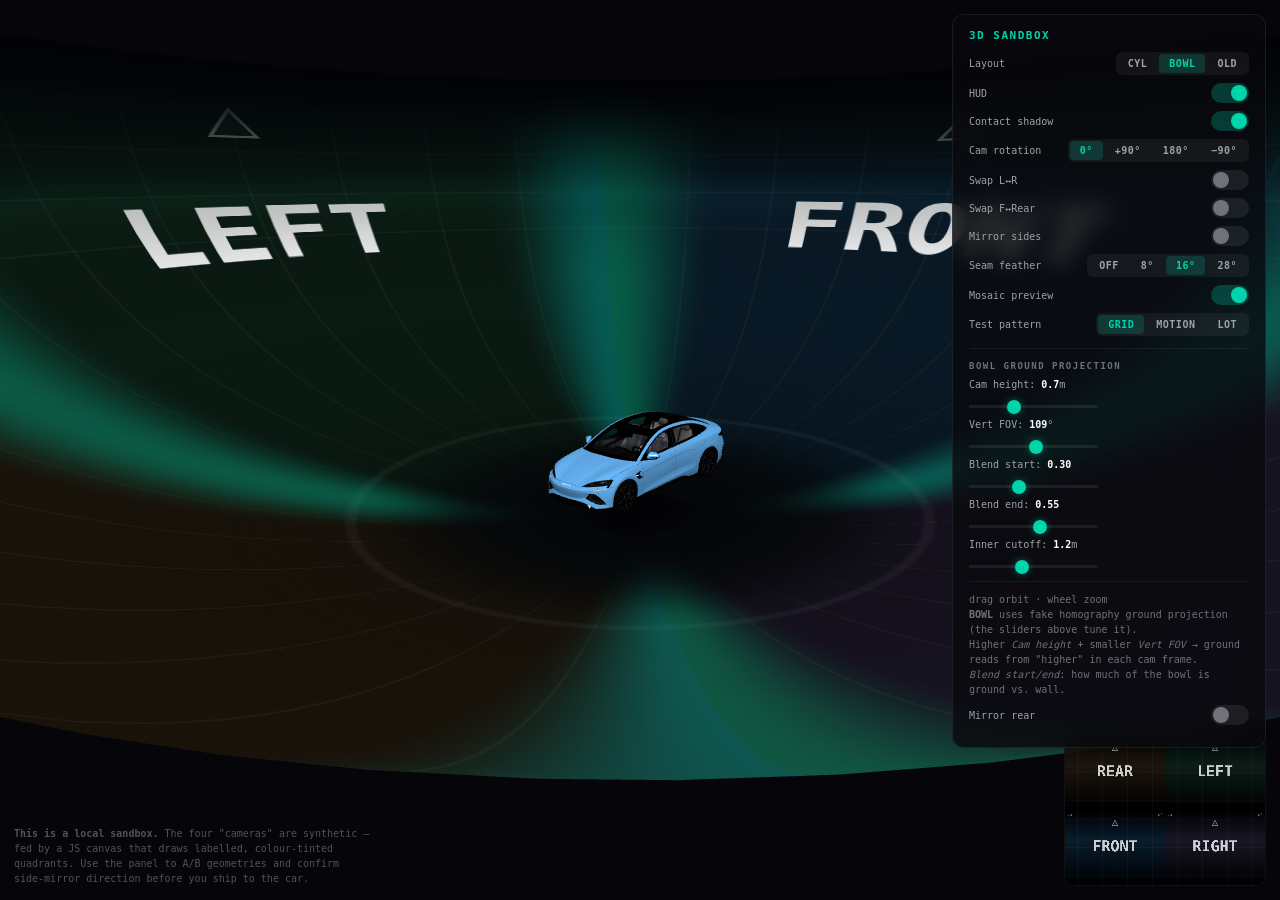
<file: app/src/main/assets/web/local/vehicle-control-3d-test.html>
<!DOCTYPE html>
<html lang="en">
<head>
<meta charset="UTF-8">
<meta name="viewport" content="width=device-width, initial-scale=1.0, viewport-fit=cover">
<title>3D Surround View — Local Sandbox</title>
<style>
    html, body {
        margin: 0; padding: 0; height: 100%; overflow: hidden;
        background: #0a0a0e; color: #e4e4e7;
        font-family: 'JetBrains Mono', ui-monospace, Menlo, monospace;
    }
    #stage { position: fixed; inset: 0; }
    #stage canvas { display: block; }

    .panel {
        position: fixed; top: 14px; right: 14px;
        width: 280px;
        padding: 14px 16px;
        background: rgba(10, 10, 14, 0.78);
        border: 1px solid rgba(255,255,255,0.08);
        border-radius: 12px;
        backdrop-filter: blur(12px);
        -webkit-backdrop-filter: blur(12px);
        z-index: 100;
        font-size: 11px;
    }
    .panel h2 {
        margin: 0 0 10px 0;
        font-size: 11px; font-weight: 700;
        letter-spacing: 1.5px; text-transform: uppercase;
        color: #00D4AA;
    }
    .panel-row {
        display: flex; align-items: center; justify-content: space-between;
        margin: 8px 0;
        gap: 10px;
    }
    .panel-row label { color: #a1a1aa; font-size: 10px; }
    .panel-row .val { color: #fff; font-weight: 700; }

    .toggle {
        position: relative;
        width: 38px; height: 20px;
        background: rgba(255,255,255,0.08);
        border-radius: 999px;
        cursor: pointer;
        transition: background .15s;
    }
    .toggle::after {
        content: '';
        position: absolute; left: 2px; top: 2px;
        width: 16px; height: 16px;
        background: #71717a;
        border-radius: 50%;
        transition: all .15s;
    }
    .toggle.on { background: rgba(0,212,170,0.25); }
    .toggle.on::after { left: 20px; background: #00D4AA; }

    .seg {
        display: inline-flex;
        background: rgba(255,255,255,0.05);
        border-radius: 6px;
        padding: 2px;
        gap: 2px;
    }
    .seg button {
        background: transparent; border: 0; cursor: pointer;
        color: #a1a1aa; padding: 4px 10px;
        font-family: inherit; font-size: 10px; font-weight: 700;
        letter-spacing: 0.5px;
        border-radius: 4px;
    }
    .seg button.on { background: rgba(0,212,170,0.18); color: #00D4AA; }

    .legend {
        margin-top: 10px;
        padding-top: 10px;
        border-top: 1px solid rgba(255,255,255,0.06);
        font-size: 10px; color: #71717a; line-height: 1.5;
    }

    .panel-section {
        margin-top: 12px;
        padding-top: 12px;
        border-top: 1px solid rgba(255,255,255,0.06);
    }
    .panel-section h3 {
        margin: 0 0 8px 0;
        font-size: 9px; font-weight: 700;
        letter-spacing: 1.5px; text-transform: uppercase;
        color: #71717a;
    }
    .slider {
        flex: 1;
        -webkit-appearance: none; appearance: none;
        height: 3px;
        border-radius: 2px;
        background: rgba(255,255,255,0.08);
        outline: none;
        margin: 0;
    }
    .slider::-webkit-slider-thumb {
        -webkit-appearance: none; appearance: none;
        width: 14px; height: 14px;
        border-radius: 50%;
        background: #00D4AA;
        cursor: pointer;
        box-shadow: 0 0 8px rgba(0,212,170,0.4);
    }
    .slider::-moz-range-thumb {
        width: 14px; height: 14px;
        border-radius: 50%;
        background: #00D4AA;
        cursor: pointer;
        border: 0;
    }
    .panel { max-height: 92vh; overflow-y: auto; }

    /* Hidden mosaic preview — show small thumbnail so you know
       what's being projected. Toggleable. */
    #mosaicPreview {
        position: fixed; bottom: 14px; right: 14px;
        width: 200px; height: 150px;
        border: 1px solid rgba(255,255,255,0.08);
        border-radius: 10px;
        background: #000;
        z-index: 90;
        pointer-events: none;
        opacity: 0.85;
    }
    #mosaicPreview.hidden { display: none; }
    #mosaicPreview canvas {
        width: 100%; height: 100%;
        border-radius: 9px;
    }

    .help {
        position: fixed; bottom: 14px; left: 14px;
        font-size: 10px; color: #52525b;
        max-width: 360px;
        line-height: 1.5;
    }
    .help kbd {
        display: inline-block;
        padding: 1px 5px;
        font-size: 9px;
        background: rgba(255,255,255,0.06);
        border: 1px solid rgba(255,255,255,0.08);
        border-radius: 3px;
        color: #a1a1aa;
    }
</style>

<!-- Reuse the production CSS so the HUD looks identical -->
<link rel="stylesheet" href="../shared/vehicle-control.css">
</head>
<body>

<!-- Three.js stage + the production HUD overlay -->
<div id="stage"></div>

<!-- Production HUD markup, copied from vehicle-control.html so the same
     CSS rules paint it. The sandbox JS toggles it and ticks the compass. -->
<div class="vc-surround-hud" id="surroundHud" style="display:none;">
    <button class="vc-surround-exit" id="btn3dExit" title="Exit 3D View">
        <svg viewBox="0 0 24 24" fill="none" stroke="currentColor" stroke-width="2"><polyline points="15 18 9 12 15 6"/></svg>
        <span>Exit</span>
    </button>
    <div class="vc-surround-live">
        <span class="vc-surround-live-dot"></span>
        <span>LIVE</span>
        <span class="vc-surround-live-sep">·</span>
        <span id="surroundFps">--</span>
    </div>
    <div class="vc-surround-compass" id="surroundCompass">
        <div class="vc-surround-compass-ring">
            <span class="cmp-tick cmp-f">F</span>
            <span class="cmp-tick cmp-r">R</span>
            <span class="cmp-tick cmp-b">B</span>
            <span class="cmp-tick cmp-l">L</span>
        </div>
        <div class="vc-surround-compass-needle"></div>
    </div>
</div>

<!-- Side panel: A/B controls -->
<div class="panel" id="panel">
    <h2>3D Sandbox</h2>
    <div class="panel-row">
        <label>Layout</label>
        <div class="seg" id="segGeom">
            <button data-geom="new">CYL</button>
            <button data-geom="bowl" class="on">BOWL</button>
            <button data-geom="old">OLD</button>
        </div>
    </div>
    <div class="panel-row">
        <label>HUD</label>
        <div class="toggle on" id="togHud" data-key="hud"></div>
    </div>
    <div class="panel-row">
        <label>Contact shadow</label>
        <div class="toggle on" id="togShadow" data-key="shadow"></div>
    </div>
    <div class="panel-row">
        <label>Cam rotation</label>
        <div class="seg" id="segRotate">
            <button data-rot="0" class="on">0°</button>
            <button data-rot="1">+90°</button>
            <button data-rot="2">180°</button>
            <button data-rot="3">−90°</button>
        </div>
    </div>
    <div class="panel-row">
        <label>Swap L↔R</label>
        <div class="toggle" id="togSwapLR" data-key="swapLR"></div>
    </div>
    <div class="panel-row">
        <label>Swap F↔Rear</label>
        <div class="toggle" id="togSwapFR" data-key="swapFR"></div>
    </div>
    <div class="panel-row">
        <label>Mirror sides</label>
        <div class="toggle" id="togMirror" data-key="mirror"></div>
    </div>
    <div class="panel-row">
        <label>Seam feather</label>
        <div class="seg" id="segFeather">
            <button data-feather="0">OFF</button>
            <button data-feather="0.08">8°</button>
            <button data-feather="0.18" class="on">16°</button>
            <button data-feather="0.30">28°</button>
        </div>
    </div>
    <div class="panel-row">
        <label>Mosaic preview</label>
        <div class="toggle on" id="togPreview" data-key="preview"></div>
    </div>
    <div class="panel-row">
        <label>Test pattern</label>
        <div class="seg" id="segPattern">
            <button data-pattern="grid" class="on">GRID</button>
            <button data-pattern="moving">MOTION</button>
            <button data-pattern="parking">LOT</button>
        </div>
    </div>

    <div class="panel-section" id="homographySection">
        <h3>Bowl ground projection</h3>
        <div class="panel-row">
            <label>Cam height: <span class="val" id="valCamHeight">0.7</span>m</label>
        </div>
        <input type="range" class="slider" id="rngCamHeight" min="0.3" max="1.5" step="0.05" value="0.7">
        <div class="panel-row" style="margin-top:8px;">
            <label>Vert FOV: <span class="val" id="valVfov">108</span>°</label>
        </div>
        <input type="range" class="slider" id="rngVfov" min="40" max="170" step="2" value="108">
        <div class="panel-row" style="margin-top:8px;">
            <label>Blend start: <span class="val" id="valBlendStart">0.30</span></label>
        </div>
        <input type="range" class="slider" id="rngBlendStart" min="0.0" max="0.8" step="0.02" value="0.30">
        <div class="panel-row" style="margin-top:8px;">
            <label>Blend end: <span class="val" id="valBlendEnd">0.55</span></label>
        </div>
        <input type="range" class="slider" id="rngBlendEnd" min="0.05" max="0.95" step="0.02" value="0.55">
        <div class="panel-row" style="margin-top:8px;">
            <label>Inner cutoff: <span class="val" id="valInner">1.2</span>m</label>
        </div>
        <input type="range" class="slider" id="rngInner" min="0.0" max="3.0" step="0.1" value="1.2">
    </div>

    <div class="legend">
        <div><kbd>drag</kbd> orbit · <kbd>wheel</kbd> zoom</div>
        <div><strong>BOWL</strong> uses fake homography ground projection (the sliders above tune it).</div>
        <div>Higher <em>Cam height</em> + smaller <em>Vert FOV</em> → ground reads from "higher" in each cam frame.</div>
        <div><em>Blend start/end</em>: how much of the bowl is ground vs. wall.</div>
    </div>
    <div class="panel-row">
        <label>Mirror rear</label>
        <div class="toggle" id="togMirrorRear" data-key="mirrorRear"></div>
    </div>
</div>

<!-- Mosaic preview thumbnail (so you can see what's being projected) -->
<div id="mosaicPreview"></div>

<div class="help">
    <strong>This is a local sandbox.</strong> The four "cameras" are synthetic — fed by a
    JS canvas that draws labelled, colour-tinted quadrants. Use the panel to A/B
    geometries and confirm side-mirror direction before you ship to the car.
</div>

<!-- Vendor scripts (same UMD globals the prod page uses) -->
<script src="../shared/vendor/three.min.js"></script>
<script src="../shared/vendor/OrbitControls.js"></script>
<script src="../shared/vendor/DRACOLoader.js"></script>
<script src="../shared/vendor/GLTFLoader.js"></script>

<script>
'use strict';

// ────────────────────────────────────────────────────────────────────────
// Synthetic mosaic generator
// Mirrors the production layout so the surround shader can sample it the
// same way it does live AVM video.
//
// Mosaic in the *production* path (after CanvasTexture flipY=true):
//   tex (0.0, 0.0) -> Front
//   tex (0.5, 0.0) -> Right
//   tex (0.0, 0.5) -> Rear
//   tex (0.5, 0.5) -> Left
//
// THREE.CanvasTexture flipY = true, so the canvas is drawn top-down but
// sampled bottom-up. To put "Front" at tex (0,0), we draw it at the
// BOTTOM-LEFT of the canvas. Same logic for the others.
// ────────────────────────────────────────────────────────────────────────
const SyntheticMosaic = (function() {
    const W = 1280, H = 960;
    const c = document.createElement('canvas');
    c.width = W; c.height = H;
    const cx = c.getContext('2d');
    let pattern = 'grid';
    let frame = 0;

    // Camera tints (so each quadrant is visually distinct)
    const TINTS = {
        front: '#0c2233',
        right: '#1f1a2c',
        rear:  '#221a0e',
        left:  '#0e2419'
    };

    function drawQuadrant(label, accent, x, y, w, h) {
        // Background tint
        const grd = cx.createLinearGradient(x, y, x, y + h);
        grd.addColorStop(0, '#000');
        grd.addColorStop(0.4, accent);
        grd.addColorStop(1, '#000');
        cx.fillStyle = grd;
        cx.fillRect(x, y, w, h);

        if (pattern === 'grid') {
            // Grid + crosshair so seam alignment is obvious
            cx.strokeStyle = 'rgba(255,255,255,0.08)';
            cx.lineWidth = 1;
            for (let i = 1; i < 8; i++) {
                cx.beginPath();
                cx.moveTo(x + (w/8)*i, y); cx.lineTo(x + (w/8)*i, y + h); cx.stroke();
                cx.beginPath();
                cx.moveTo(x, y + (h/8)*i); cx.lineTo(x + w, y + (h/8)*i); cx.stroke();
            }
        } else if (pattern === 'moving') {
            // A bright dot crossing the FOV — shows whether it disappears
            // at seams or blends through.
            const t = (frame * 0.012) % (Math.PI * 2);
            const px = x + w * (0.5 + 0.4 * Math.sin(t));
            const py = y + h * 0.7;
            cx.fillStyle = '#00D4AA';
            cx.beginPath(); cx.arc(px, py, 24, 0, Math.PI * 2); cx.fill();
            cx.shadowColor = '#00D4AA'; cx.shadowBlur = 25;
            cx.beginPath(); cx.arc(px, py, 12, 0, Math.PI * 2); cx.fill();
            cx.shadowBlur = 0;
        } else if (pattern === 'parking') {
            // Fake parking lot: ground gradient + lane lines + curb at the
            // bottom, distant scenery at the top.
            cx.fillStyle = '#1a1a20';
            cx.fillRect(x, y, w, h);
            // Sky (top half)
            const skyGrd = cx.createLinearGradient(x, y, x, y + h * 0.5);
            skyGrd.addColorStop(0, '#0a1a2a'); skyGrd.addColorStop(1, '#222');
            cx.fillStyle = skyGrd; cx.fillRect(x, y, w, h * 0.5);
            // Tarmac (bottom half)
            const grdGrd = cx.createLinearGradient(x, y + h * 0.5, x, y + h);
            grdGrd.addColorStop(0, '#222'); grdGrd.addColorStop(1, '#0e0e10');
            cx.fillStyle = grdGrd; cx.fillRect(x, y + h * 0.5, w, h * 0.5);
            // Lane markings
            cx.strokeStyle = '#FFEB3B'; cx.lineWidth = 4;
            for (let i = 0; i < 4; i++) {
                cx.beginPath();
                const lx = x + w * (0.15 + i * 0.25);
                cx.moveTo(lx, y + h * 0.55);
                cx.lineTo(lx, y + h * 0.95);
                cx.stroke();
            }
            // Distant curb
            cx.strokeStyle = '#666'; cx.lineWidth = 3;
            cx.beginPath(); cx.moveTo(x, y + h * 0.5); cx.lineTo(x + w, y + h * 0.5); cx.stroke();
        }

        // BIG label, centered
        cx.fillStyle = 'rgba(255,255,255,0.95)';
        cx.font = '700 96px ui-monospace, monospace';
        cx.textAlign = 'center'; cx.textBaseline = 'middle';
        cx.fillText(label, x + w / 2, y + h / 2);

        // Direction arrow at the top of the camera image (helps see if
        // the camera is mirrored — arrow should point "out" of the car).
        cx.save();
        cx.translate(x + w / 2, y + h * 0.18);
        cx.fillStyle = accent;
        cx.strokeStyle = 'rgba(255,255,255,0.7)';
        cx.lineWidth = 3;
        cx.beginPath();
        cx.moveTo(0, -22); cx.lineTo(18, 14); cx.lineTo(-18, 14); cx.closePath();
        cx.fill(); cx.stroke();
        cx.restore();

        // Left/Right edge markers — so you can see whether the side cams
        // are being read in the expected orientation.
        cx.fillStyle = 'rgba(255,255,255,0.5)';
        cx.font = '700 22px ui-monospace, monospace';
        cx.textAlign = 'left';
        cx.fillText('L◀', x + 16, y + 32);
        cx.textAlign = 'right';
        cx.fillText('▶R', x + w - 16, y + 32);

        // Quadrant border for sanity
        cx.strokeStyle = 'rgba(0,212,170,0.35)';
        cx.lineWidth = 2;
        cx.strokeRect(x + 1, y + 1, w - 2, h - 2);
    }

    function render() {
        cx.fillStyle = '#000'; cx.fillRect(0, 0, W, H);
        const HW = W / 2, HH = H / 2;

        // Layout in canvas coordinates (top-down).
        //   Visual top-left      = canvas (0,0)        — flipY-sample (0, 0.5)  -> Rear
        //   Visual top-right     = canvas (HW,0)       — flipY-sample (0.5, 0.5) -> Left
        //   Visual bottom-left   = canvas (0, HH)      — flipY-sample (0, 0)     -> Front
        //   Visual bottom-right  = canvas (HW, HH)     — flipY-sample (0.5, 0)   -> Right
        drawQuadrant('REAR',  TINTS.rear,  0,  0,  HW, HH);
        drawQuadrant('LEFT',  TINTS.left,  HW, 0,  HW, HH);
        drawQuadrant('FRONT', TINTS.front, 0,  HH, HW, HH);
        drawQuadrant('RIGHT', TINTS.right, HW, HH, HW, HH);

        frame++;
    }

    return {
        canvas: c,
        setPattern: (p) => { pattern = p; },
        render
    };
})();

// Drive the synthetic mosaic at 30 FPS
setInterval(SyntheticMosaic.render, 33);
SyntheticMosaic.render();

// Mosaic preview thumbnail
const previewEl = document.getElementById('mosaicPreview');
previewEl.appendChild(SyntheticMosaic.canvas.cloneNode(false));
const previewCanvas = previewEl.querySelector('canvas');
const previewCtx = previewCanvas.getContext('2d');
previewCanvas.width = 200; previewCanvas.height = 150;
setInterval(() => {
    previewCtx.drawImage(SyntheticMosaic.canvas, 0, 0, 200, 150);
}, 100);

// ────────────────────────────────────────────────────────────────────────
// Three.js stage
// ────────────────────────────────────────────────────────────────────────
const stage = document.getElementById('stage');
const scene = new THREE.Scene();
scene.background = new THREE.Color(0x05050a);

const camera = new THREE.PerspectiveCamera(55, window.innerWidth / window.innerHeight, 0.1, 100);
camera.position.set(5.5, 3.0, 6.5);

const renderer = new THREE.WebGLRenderer({ antialias: true });
renderer.setPixelRatio(Math.min(window.devicePixelRatio, 2));
renderer.setSize(window.innerWidth, window.innerHeight);
stage.appendChild(renderer.domElement);

const controls = new THREE.OrbitControls(camera, renderer.domElement);
controls.target.set(0, 0.3, 0);
controls.enableDamping = true;
// Looser orbit + wider zoom range than production so you can pull back
// to inspect the bowl/wall and the seam blending from a third-person view.
controls.minPolarAngle = Math.PI * 0.12;
controls.maxPolarAngle = Math.PI * 0.55;
controls.minDistance = 4.0;
controls.maxDistance = 14.0;
controls.update();

// Lights for the GLB
scene.add(new THREE.AmbientLight(0xffffff, 0.6));
const dir = new THREE.DirectionalLight(0xffffff, 0.8);
dir.position.set(5, 8, 5);
scene.add(dir);

// Load the same car GLB the production page uses
const dracoLoader = new THREE.DRACOLoader();
dracoLoader.setDecoderPath('../shared/vendor/draco/');
dracoLoader.setDecoderConfig({ type: 'js' });
const loader = new THREE.GLTFLoader();
loader.setDRACOLoader(dracoLoader);
// Smaller car than the production scale so the surround geometry has room
// to be inspected. Adjust SANDBOX_CAR_SIZE if you want it even smaller.
const SANDBOX_CAR_SIZE = 2.2;  // longest dimension in metres
loader.load('../shared/models/byd_seal_optimized.glb', (gltf) => {
    const car = gltf.scene;
    car.traverse(n => { if (n.isMesh) n.castShadow = false; });
    const box = new THREE.Box3().setFromObject(car);
    const center = box.getCenter(new THREE.Vector3());
    car.position.sub(center);
    const size = box.getSize(new THREE.Vector3());
    const longest = Math.max(size.x, size.z);
    car.scale.multiplyScalar(SANDBOX_CAR_SIZE / longest);
    // Sit on the ground plane so the contact-shadow + bowl floor align.
    const scaledHeight = size.y * (SANDBOX_CAR_SIZE / longest);
    car.position.y = -0.4 + scaledHeight * 0.5;
    scene.add(car);
}, undefined, (e) => { console.warn('Car load failed:', e); });

// ────────────────────────────────────────────────────────────────────────
// State
// ────────────────────────────────────────────────────────────────────────
const state = {
    geom: 'bowl',          // 'new' | 'bowl' | 'old'
    showHud: true,
    showShadow: true,
    mirrorSides: false,
    mirrorRear: false,
    rotate: 0,             // 0..3, rotates camera assignment by 0/90/180/270°
    swapLR: false,         // swap Left ↔ Right cams
    swapFR: false,         // swap Front ↔ Rear cams
    feather: 0.18,
    showPreview: true,
    // Bowl-only homography ground projection
    camHeight: 0.7,        // metres above ground
    vfovHalf: 0.95,        // half vertical FOV in radians (~54°)
    groundBlendStart: 0.30,
    groundBlendEnd:   0.55,
    innerCutoff: 1.2       // metres — hide bowl inside this radius
};

let videoTexture = null;
let newWallMesh = null, newDiscMesh = null;
let bowlMesh = null;
let oldWallMesh = null, oldDiscMesh = null;
let shadowMesh = null;

// Texture is shared between geometries
videoTexture = new THREE.CanvasTexture(SyntheticMosaic.canvas);
videoTexture.minFilter = THREE.LinearFilter;
videoTexture.magFilter = THREE.LinearFilter;

// Mark texture for update each frame so the canvas changes propagate
function tickTexture() { if (videoTexture) videoTexture.needsUpdate = true; }

// ────────────────────────────────────────────────────────────────────────
// NEW geometry — cylinder + disc (matches what the production code now does):
// soft-blended seams, mirror flags for sides + rear, horizon gradient,
// vignette, teal accent. Returns { wall, disc }.
// ────────────────────────────────────────────────────────────────────────
const SHARED_NEW_GLSL = `
    uniform sampler2D uTexture;
    uniform float uMirrorSides;
    uniform float uMirrorRear;
    uniform float uFeather;
    uniform int   uRotate;       // 0..3, world-bearing-to-camera rotation
    uniform float uSwapLR;       // 1.0 -> swap left/right cams
    uniform float uSwapFR;       // 1.0 -> swap front/rear cams

    vec2 quadOrigin(int idx) {
        if (idx == 0) return vec2(0.0, 0.0); // Front  (BL after flipY)
        if (idx == 1) return vec2(0.5, 0.0); // Right  (BR after flipY)
        if (idx == 2) return vec2(0.0, 0.5); // Rear   (TL after flipY)
        return vec2(0.5, 0.5);               // Left   (TR after flipY)
    }

    int remapIdx(int worldIdx) {
        // Step 1: rotate the world-bearing index by uRotate quadrants.
        int idx = int(mod(float(worldIdx) + float(uRotate), 4.0));
        // Step 2: pair-wise swaps
        if (uSwapLR > 0.5) {
            if (idx == 1) idx = 3;
            else if (idx == 3) idx = 1;
        }
        if (uSwapFR > 0.5) {
            if (idx == 0) idx = 2;
            else if (idx == 2) idx = 0;
        }
        return idx;
    }

    vec4 sampleAt(int worldIdx, float c, float vSample) {
        int idx = remapIdx(worldIdx);
        vec2 qo = quadOrigin(idx);
        if (idx == 2 && uMirrorRear > 0.5) c = -c;
        if ((idx == 1 || idx == 3) && uMirrorSides > 0.5) c = -c;
        float localU = 0.5 + 0.5 * c;
        vec2 uv = vec2(qo.x + clamp(localU, 0.0, 1.0) * 0.5,
                       qo.y + clamp(vSample, 0.0, 1.0) * 0.5);
        return texture2D(uTexture, uv);
    }

    vec4 sampleSurround(float bearing, float vSample) {
        // Shift by +π/4 so each quadrant is CENTRED on the cardinal direction.
        float b = mod(bearing + 0.78540, 6.28318);
        if (b < 0.0) b += 6.28318;
        float virtIdx = b / 1.5708;
        float idxFloor = floor(virtIdx);
        float frac = virtIdx - idxFloor;
        float centered = frac * 2.0 - 1.0;
        float feather = uFeather;

        int idxA = int(mod(idxFloor, 4.0));
        vec4 colA = sampleAt(idxA, centered, vSample);

        if (feather > 0.001 && frac < feather) {
            int idxB = int(mod(idxFloor + 3.0, 4.0));
            float centeredB = 1.0 + frac;
            vec4 colB = sampleAt(idxB, centeredB, vSample);
            float w = smoothstep(0.0, feather, frac);
            return mix(colB, colA, w);
        } else if (feather > 0.001 && frac > 1.0 - feather) {
            int idxB = int(mod(idxFloor + 1.0, 4.0));
            float centeredB = -1.0 + (frac - 1.0);
            vec4 colB = sampleAt(idxB, centeredB, vSample);
            float w = smoothstep(1.0, 1.0 - feather, frac);
            return mix(colB, colA, w);
        }
        return colA;
    }
`;

function newSharedUniforms() {
    return {
        uTexture:     { value: videoTexture },
        uMirrorSides: { value: state.mirrorSides ? 1.0 : 0.0 },
        uMirrorRear:  { value: state.mirrorRear  ? 1.0 : 0.0 },
        uFeather:     { value: state.feather },
        uRotate:      { value: state.rotate },
        uSwapLR:      { value: state.swapLR ? 1.0 : 0.0 },
        uSwapFR:      { value: state.swapFR ? 1.0 : 0.0 }
    };
}

function makeNewLayout() {
    const WALL_RADIUS = 8.0, WALL_HEIGHT = 5.0, WALL_BOTTOM = -0.4;
    const wallGeo = new THREE.CylinderGeometry(WALL_RADIUS, WALL_RADIUS, WALL_HEIGHT, 96, 1, true);
    wallGeo.translate(0, WALL_BOTTOM + WALL_HEIGHT / 2, 0);

    const wallMat = new THREE.ShaderMaterial({
        uniforms: newSharedUniforms(),
        vertexShader: `
            varying vec3 vWorldPos;
            varying float vYNorm;
            void main() {
                vec4 wp = modelMatrix * vec4(position, 1.0);
                vWorldPos = wp.xyz;
                vYNorm = clamp((position.y - (${WALL_BOTTOM.toFixed(2)})) / ${WALL_HEIGHT.toFixed(2)}, 0.0, 1.0);
                gl_Position = projectionMatrix * viewMatrix * wp;
            }
        `,
        fragmentShader: `
            precision mediump float;
            ${SHARED_NEW_GLSL}
            varying vec3 vWorldPos;
            varying float vYNorm;
            void main() {
                float bearing = atan(vWorldPos.x, -vWorldPos.z);
                vec4 cam = sampleSurround(bearing, vYNorm);
                float skyFade = smoothstep(0.65, 0.95, vYNorm);
                vec3 horizon = vec3(0.04, 0.10, 0.11);
                vec3 zenith  = vec3(0.01, 0.02, 0.03);
                vec3 sky = mix(horizon, zenith, smoothstep(0.75, 1.0, vYNorm));
                cam.rgb = mix(cam.rgb, sky, skyFade);
                float horizonGlow = smoothstep(0.55, 0.62, vYNorm) *
                                    smoothstep(0.72, 0.62, vYNorm);
                cam.rgb += vec3(0.0, 0.06, 0.05) * horizonGlow * 0.25;
                float groundFade = smoothstep(0.05, 0.0, vYNorm);
                cam.rgb = mix(cam.rgb, vec3(0.04, 0.04, 0.05), groundFade * 0.6);
                cam.a = 1.0;
                gl_FragColor = cam;
            }
        `,
        side: THREE.BackSide,
        depthWrite: false
    });
    const wall = new THREE.Mesh(wallGeo, wallMat);
    wall.renderOrder = -2;

    const groundGeo = new THREE.CircleGeometry(WALL_RADIUS * 0.95, 96);
    const groundMat = new THREE.ShaderMaterial({
        uniforms: newSharedUniforms(),
        vertexShader: `
            varying vec2 vLocal;
            void main() {
                vLocal = position.xy;
                gl_Position = projectionMatrix * modelViewMatrix * vec4(position, 1.0);
            }
        `,
        fragmentShader: `
            precision mediump float;
            ${SHARED_NEW_GLSL}
            varying vec2 vLocal;
            void main() {
                float worldX = vLocal.x;
                float worldZ = -vLocal.y;
                float bearing = atan(worldX, -worldZ);
                float r = length(vLocal) / ${(WALL_RADIUS * 0.95).toFixed(2)};
                float vSample = clamp(r * 0.5, 0.0, 0.5);
                vec4 color = sampleSurround(bearing, vSample);
                float innerFade = smoothstep(0.05, 0.18, r);
                float outerFade = smoothstep(1.0, 0.85, r);
                float a = innerFade * outerFade;
                color.rgb = mix(vec3(0.04, 0.04, 0.05), color.rgb, a);
                color.a = 1.0;
                gl_FragColor = color;
            }
        `,
        side: THREE.DoubleSide,
        depthWrite: false
    });
    const disc = new THREE.Mesh(groundGeo, groundMat);
    disc.rotation.x = -Math.PI / 2;
    disc.position.y = WALL_BOTTOM;
    disc.renderOrder = -1;

    return { wall, disc };
}

// ────────────────────────────────────────────────────────────────────────
// BOWL geometry — single LatheGeometry mesh that flows from under the car
// up to the horizon. Uses the SAME shared shader as the cylinder, so the
// camera mapping / soft-blend / mirror logic is identical — only the mesh
// shape differs.
// ────────────────────────────────────────────────────────────────────────
function makeBowl() {
    const BOWL_INNER = 0.6, BOWL_OUTER = 8.0, BOWL_TOP = 4.6, BOWL_BASE_Y = -0.40;
    const profilePts = [];
    const STEPS = 32;
    for (let i = 0; i <= STEPS; i++) {
        const t = i / STEPS;
        const r = BOWL_INNER + (BOWL_OUTER - BOWL_INNER) * (t * t * (3.0 - 2.0 * t));
        const yT = t * t * t;
        const y = BOWL_BASE_Y + (BOWL_TOP - BOWL_BASE_Y) * yT;
        profilePts.push(new THREE.Vector2(r, y));
    }
    const geo = new THREE.LatheGeometry(profilePts, 96);

    const mat = new THREE.ShaderMaterial({
        uniforms: Object.assign(newSharedUniforms(), {
            uBaseY:            { value: BOWL_BASE_Y },
            uTopY:             { value: BOWL_TOP },
            uCamHeight:        { value: state.camHeight },        // metres
            uVfovHalf:         { value: state.vfovHalf },         // radians
            uGroundBlendStart: { value: state.groundBlendStart }, // 0..1 along bowl Y
            uGroundBlendEnd:   { value: state.groundBlendEnd },
            uInnerCutoff:      { value: state.innerCutoff }       // metres
        }),
        vertexShader: `
            varying vec3 vWorldPos;
            varying float vYNorm;
            uniform float uBaseY;
            uniform float uTopY;
            void main() {
                vec4 wp = modelMatrix * vec4(position, 1.0);
                vWorldPos = wp.xyz;
                vYNorm = clamp((position.y - uBaseY) / (uTopY - uBaseY), 0.0, 1.0);
                gl_Position = projectionMatrix * viewMatrix * wp;
            }
        `,
        fragmentShader: `
            precision mediump float;
            ${SHARED_NEW_GLSL}
            uniform float uCamHeight;
            uniform float uVfovHalf;
            uniform float uGroundBlendStart;
            uniform float uGroundBlendEnd;
            uniform float uInnerCutoff;
            varying vec3 vWorldPos;
            varying float vYNorm;
            void main() {
                float bearing = atan(vWorldPos.x, -vWorldPos.z);
                float distXZ = length(vec2(vWorldPos.x, vWorldPos.z));

                // ── Fake homography for ground sampling ─────────────────
                // Camera at height h, world ground point at horizontal
                // distance d, lies at α = atan(h/d) below horizon.
                // Camera image: v=0 bottom, v=0.5 horizon, v=1.0 top.
                // So a ground fragment maps to v_below_horizon = α/θ_v,
                // and v = 0.5 - 0.5 * v_below_horizon.
                //
                // distXZ is measured from the car centre (we don't know
                // each cam's exact mount). For a 4-camera AVM where each
                // cam covers a 90° sector and the cars are roughly
                // centred, this is an acceptable approximation.
                float safeD = max(distXZ, 0.001);
                float alpha = atan(uCamHeight / safeD);          // radians below horizon
                float vBelow = clamp(alpha / uVfovHalf, 0.0, 1.0);
                float vGround = 0.5 - 0.5 * vBelow;

                // Wall sampling — linear in bowl height (existing behavior).
                // Used for fragments above the horizon (the upper bowl).
                float vWall = vYNorm;

                // Blend ground ↔ wall along the bowl's vertical curve. The
                // ground-projection dominates near the floor; the wall takes
                // over near and above the horizon.
                float blendT = smoothstep(uGroundBlendStart, uGroundBlendEnd, vYNorm);
                float vSample = mix(vGround, vWall, blendT);

                vec4 cam = sampleSurround(bearing, vSample);

                // Horizon gradient
                float skyFade = smoothstep(0.62, 0.98, vYNorm);
                vec3 horizon = vec3(0.04, 0.10, 0.11);
                vec3 zenith  = vec3(0.01, 0.02, 0.03);
                vec3 sky = mix(horizon, zenith, smoothstep(0.7, 1.0, vYNorm));
                cam.rgb = mix(cam.rgb, sky, skyFade);

                // Inner cutoff — the very inner ring of the bowl maps to
                // points below/inside the car body. Hide it (fade to dark)
                // since each cam shows car body or wheel arch there.
                float innerFade = smoothstep(uInnerCutoff * 0.5, uInnerCutoff, distXZ);
                cam.rgb = mix(vec3(0.02, 0.03, 0.04), cam.rgb, innerFade);

                // Soft floor halo at the very bottom of the bowl
                float floorFade = smoothstep(0.0, 0.05, vYNorm);
                cam.rgb = mix(vec3(0.02, 0.03, 0.04), cam.rgb, floorFade);

                // World-space vignette toward the rim
                float vignette = 1.0 - smoothstep(6.5, 8.5, distXZ) * 0.45;
                cam.rgb *= vignette;

                // Subtle teal accent ring at the horizon
                float horizonGlow = smoothstep(0.55, 0.62, vYNorm) *
                                    smoothstep(0.72, 0.62, vYNorm);
                cam.rgb += vec3(0.0, 0.06, 0.05) * horizonGlow * 0.30;

                cam.a = 1.0;
                gl_FragColor = cam;
            }
        `,
        side: THREE.BackSide,
        depthWrite: false
    });

    const m = new THREE.Mesh(geo, mat);
    m.renderOrder = -2;
    return m;
}

// ────────────────────────────────────────────────────────────────────────
// CYLINDER+DISC geometry — original production version (pre-bowl)
// Uses the OLD shader (hard seams, flat sky) for honest A/B comparison.
// ────────────────────────────────────────────────────────────────────────
function makeCylinder() {
    const WALL_RADIUS = 8.0, WALL_HEIGHT = 5.0, WALL_BOTTOM = -0.4;
    const wallGeo = new THREE.CylinderGeometry(WALL_RADIUS, WALL_RADIUS, WALL_HEIGHT, 96, 1, true);
    wallGeo.translate(0, WALL_BOTTOM + WALL_HEIGHT / 2, 0);

    const wallMat = new THREE.ShaderMaterial({
        uniforms: { uTexture: { value: videoTexture } },
        vertexShader: `
            varying vec3 vWorldPos;
            varying float vYNorm;
            void main() {
                vec4 wp = modelMatrix * vec4(position, 1.0);
                vWorldPos = wp.xyz;
                vYNorm = clamp((position.y - (${WALL_BOTTOM.toFixed(2)})) / ${WALL_HEIGHT.toFixed(2)}, 0.0, 1.0);
                gl_Position = projectionMatrix * viewMatrix * wp;
            }
        `,
        fragmentShader: `
            uniform sampler2D uTexture;
            varying vec3 vWorldPos;
            varying float vYNorm;
            vec4 sampleQuadrant(float bearing, float vSample) {
                float b = mod(bearing + 3.14159, 6.28318) - 3.14159;
                float qx, qy, localU;
                if (b > -0.7854 && b <= 0.7854)      { qx = 0.0; qy = 0.0; localU = (b + 0.7854) / 1.5708; }
                else if (b > 0.7854 && b <= 2.3562)  { qx = 0.5; qy = 0.0; localU = (b - 0.7854) / 1.5708; }
                else if (b < -0.7854 && b >= -2.3562){ qx = 0.5; qy = 0.5; localU = (b + 2.3562) / 1.5708; }
                else {
                    qx = 0.0; qy = 0.5;
                    if (b > 0.0) localU = (b - 2.3562) / 1.5708;
                    else        localU = (b + 3.92699) / 1.5708;
                }
                vec2 uv = vec2(qx + clamp(localU, 0.0, 1.0) * 0.5,
                               qy + clamp(vSample, 0.0, 1.0) * 0.5);
                return texture2D(uTexture, uv);
            }
            void main() {
                float bearing = atan(vWorldPos.x, -vWorldPos.z);
                vec4 cam = sampleQuadrant(bearing, vYNorm);
                float skyFade = smoothstep(0.65, 0.95, vYNorm);
                cam.rgb = mix(cam.rgb, vec3(0.05, 0.05, 0.07), skyFade);
                float groundFade = smoothstep(0.05, 0.0, vYNorm);
                cam.rgb = mix(cam.rgb, vec3(0.04, 0.04, 0.05), groundFade * 0.6);
                cam.a = 1.0;
                gl_FragColor = cam;
            }
        `,
        side: THREE.BackSide,
        depthWrite: false
    });
    const wall = new THREE.Mesh(wallGeo, wallMat);
    wall.renderOrder = -2;

    const groundGeo = new THREE.CircleGeometry(WALL_RADIUS * 0.95, 96);
    const groundMat = new THREE.ShaderMaterial({
        uniforms: { uTexture: { value: videoTexture } },
        vertexShader: `
            varying vec2 vLocal;
            void main() {
                vLocal = position.xy;
                gl_Position = projectionMatrix * modelViewMatrix * vec4(position, 1.0);
            }
        `,
        fragmentShader: `
            uniform sampler2D uTexture;
            varying vec2 vLocal;
            void main() {
                float worldX = vLocal.x;
                float worldZ = -vLocal.y;
                float bearing = atan(worldX, -worldZ);
                float r = length(vLocal) / ${(WALL_RADIUS * 0.95).toFixed(2)};
                float b = mod(bearing + 3.14159, 6.28318) - 3.14159;
                float qx, qy, localU;
                if (b > -0.7854 && b <= 0.7854)      { qx = 0.0; qy = 0.0; localU = (b + 0.7854) / 1.5708; }
                else if (b > 0.7854 && b <= 2.3562)  { qx = 0.5; qy = 0.0; localU = (b - 0.7854) / 1.5708; }
                else if (b < -0.7854 && b >= -2.3562){ qx = 0.5; qy = 0.5; localU = (b + 2.3562) / 1.5708; }
                else {
                    qx = 0.0; qy = 0.5;
                    if (b > 0.0) localU = (b - 2.3562) / 1.5708;
                    else        localU = (b + 3.92699) / 1.5708;
                }
                float vSample = clamp(r * 0.5, 0.0, 0.5);
                vec2 uv = vec2(qx + clamp(localU, 0.0, 1.0) * 0.5, qy + vSample);
                vec4 color = texture2D(uTexture, uv);
                float innerFade = smoothstep(0.05, 0.18, r);
                float outerFade = smoothstep(1.0, 0.85, r);
                float a = innerFade * outerFade;
                color.rgb = mix(vec3(0.04, 0.04, 0.05), color.rgb, a);
                color.a = 1.0;
                gl_FragColor = color;
            }
        `,
        side: THREE.DoubleSide,
        depthWrite: false
    });
    const disc = new THREE.Mesh(groundGeo, groundMat);
    disc.rotation.x = -Math.PI / 2;
    disc.position.y = -0.4;
    disc.renderOrder = -1;

    return { wall, disc };
}

// ────────────────────────────────────────────────────────────────────────
// Contact shadow — same as production
// ────────────────────────────────────────────────────────────────────────
function makeContactShadow() {
    const size = 256;
    const cv = document.createElement('canvas');
    cv.width = cv.height = size;
    const cg = cv.getContext('2d');
    const grad = cg.createRadialGradient(size/2, size/2, size*0.08, size/2, size/2, size*0.5);
    grad.addColorStop(0, 'rgba(0,0,0,0.55)');
    grad.addColorStop(0.55, 'rgba(0,0,0,0.18)');
    grad.addColorStop(1, 'rgba(0,0,0,0)');
    cg.fillStyle = grad;
    cg.fillRect(0, 0, size, size);
    const tex = new THREE.CanvasTexture(cv);
    tex.minFilter = THREE.LinearFilter;
    tex.magFilter = THREE.LinearFilter;
    const mat = new THREE.MeshBasicMaterial({ map: tex, transparent: true, depthWrite: false });
    // Roughly car-shaped footprint, scaled to the sandbox car size.
    const geo = new THREE.PlaneGeometry(SANDBOX_CAR_SIZE * 0.55, SANDBOX_CAR_SIZE * 0.95);
    const m = new THREE.Mesh(geo, mat);
    m.rotation.x = -Math.PI / 2;
    m.position.y = -0.39;
    m.renderOrder = -1;
    return m;
}

// ────────────────────────────────────────────────────────────────────────
// Apply state -> scene
// ────────────────────────────────────────────────────────────────────────
function disposeMesh(m) {
    if (!m) return;
    scene.remove(m);
    m.geometry.dispose();
    m.material.dispose();
}

function rebuildGeometry() {
    disposeMesh(newWallMesh); newWallMesh = null;
    disposeMesh(newDiscMesh); newDiscMesh = null;
    disposeMesh(bowlMesh);    bowlMesh = null;
    disposeMesh(oldWallMesh); oldWallMesh = null;
    disposeMesh(oldDiscMesh); oldDiscMesh = null;

    if (state.geom === 'new') {
        const cd = makeNewLayout();
        newWallMesh = cd.wall;
        newDiscMesh = cd.disc;
        scene.add(newWallMesh);
        scene.add(newDiscMesh);
    } else if (state.geom === 'bowl') {
        bowlMesh = makeBowl();
        scene.add(bowlMesh);
    } else {
        const cd = makeCylinder();
        oldWallMesh = cd.wall;
        oldDiscMesh = cd.disc;
        scene.add(oldWallMesh);
        scene.add(oldDiscMesh);
    }
}

function applyShadow() {
    if (state.showShadow && !shadowMesh) {
        shadowMesh = makeContactShadow();
        scene.add(shadowMesh);
    } else if (!state.showShadow && shadowMesh) {
        scene.remove(shadowMesh);
        shadowMesh.geometry.dispose();
        shadowMesh.material.map.dispose();
        shadowMesh.material.dispose();
        shadowMesh = null;
    }
}

function applyHud() {
    document.getElementById('surroundHud').style.display = state.showHud ? 'block' : 'none';
}

function applyPreview() {
    previewEl.classList.toggle('hidden', !state.showPreview);
}

function applyShaderUniforms() {
    [newWallMesh, newDiscMesh, bowlMesh].forEach(m => {
        if (!m) return;
        const u = m.material.uniforms;
        u.uMirrorSides.value = state.mirrorSides ? 1.0 : 0.0;
        u.uMirrorRear.value  = state.mirrorRear  ? 1.0 : 0.0;
        u.uFeather.value     = state.feather;
        u.uRotate.value      = state.rotate | 0;
        u.uSwapLR.value      = state.swapLR ? 1.0 : 0.0;
        u.uSwapFR.value      = state.swapFR ? 1.0 : 0.0;
    });
    // Bowl-only homography uniforms
    if (bowlMesh) {
        const u = bowlMesh.material.uniforms;
        if (u.uCamHeight)        u.uCamHeight.value        = state.camHeight;
        if (u.uVfovHalf)         u.uVfovHalf.value         = state.vfovHalf;
        if (u.uGroundBlendStart) u.uGroundBlendStart.value = state.groundBlendStart;
        if (u.uGroundBlendEnd)   u.uGroundBlendEnd.value   = state.groundBlendEnd;
        if (u.uInnerCutoff)      u.uInnerCutoff.value      = state.innerCutoff;
    }
}

rebuildGeometry();
applyShadow();
applyHud();
applyPreview();

// ────────────────────────────────────────────────────────────────────────
// HUD: compass + FPS (mirror of production behavior)
// ────────────────────────────────────────────────────────────────────────
let lastFrameCount = 0;
let frameCount = 0;
let lastFpsUpdate = performance.now();

function updateCompass() {
    const ring = document.querySelector('#surroundHud .vc-surround-compass-ring');
    if (!ring) return;
    const dx = -camera.position.x;
    const dz = -camera.position.z;
    const bearing = Math.atan2(dx, -dz);
    const deg = -bearing * 180 / Math.PI;
    ring.style.transform = `rotate(${deg.toFixed(1)}deg)`;
}

controls.addEventListener('change', updateCompass);
updateCompass();

document.getElementById('btn3dExit').addEventListener('click', () => {
    state.showHud = false;
    applyHud();
    document.getElementById('togHud').classList.remove('on');
});

// ────────────────────────────────────────────────────────────────────────
// Panel wiring
// ────────────────────────────────────────────────────────────────────────
document.getElementById('segGeom').addEventListener('click', (e) => {
    const b = e.target.closest('button');
    if (!b) return;
    document.querySelectorAll('#segGeom button').forEach(x => x.classList.remove('on'));
    b.classList.add('on');
    state.geom = b.dataset.geom;
    rebuildGeometry();
});

document.getElementById('segFeather').addEventListener('click', (e) => {
    const b = e.target.closest('button');
    if (!b) return;
    document.querySelectorAll('#segFeather button').forEach(x => x.classList.remove('on'));
    b.classList.add('on');
    state.feather = parseFloat(b.dataset.feather);
    applyShaderUniforms();
});

document.getElementById('segRotate').addEventListener('click', (e) => {
    const b = e.target.closest('button');
    if (!b) return;
    document.querySelectorAll('#segRotate button').forEach(x => x.classList.remove('on'));
    b.classList.add('on');
    state.rotate = parseInt(b.dataset.rot, 10) | 0;
    applyShaderUniforms();
});

document.getElementById('segPattern').addEventListener('click', (e) => {
    const b = e.target.closest('button');
    if (!b) return;
    document.querySelectorAll('#segPattern button').forEach(x => x.classList.remove('on'));
    b.classList.add('on');
    SyntheticMosaic.setPattern(b.dataset.pattern);
});

function wireToggle(id, key, onChange) {
    const el = document.getElementById(id);
    el.addEventListener('click', () => {
        state[key] = !state[key];
        el.classList.toggle('on', state[key]);
        onChange();
    });
}
wireToggle('togHud',        'showHud',     applyHud);
wireToggle('togShadow',     'showShadow',  applyShadow);
wireToggle('togMirror',     'mirrorSides', applyShaderUniforms);
wireToggle('togMirrorRear', 'mirrorRear',  applyShaderUniforms);
wireToggle('togSwapLR',     'swapLR',      applyShaderUniforms);
wireToggle('togSwapFR',     'swapFR',      applyShaderUniforms);
wireToggle('togPreview',    'showPreview', applyPreview);

// ── Homography sliders (bowl ground projection) ─────────────────────────
function wireSlider(id, valId, key, parse, fmt) {
    const r = document.getElementById(id);
    const v = document.getElementById(valId);
    if (!r || !v) return;
    r.addEventListener('input', () => {
        const parsed = parse(r.value);
        state[key] = parsed;
        v.textContent = fmt(parsed);
        applyShaderUniforms();
    });
}
wireSlider('rngCamHeight',  'valCamHeight',  'camHeight',
    parseFloat, x => x.toFixed(2));
// vfov slider shows full FOV in degrees, state stores half-FOV in radians
const rngVfov = document.getElementById('rngVfov');
const valVfov = document.getElementById('valVfov');
if (rngVfov && valVfov) {
    rngVfov.addEventListener('input', () => {
        const fullDeg = parseFloat(rngVfov.value);
        state.vfovHalf = (fullDeg * 0.5) * Math.PI / 180;
        valVfov.textContent = fullDeg.toFixed(0);
        applyShaderUniforms();
    });
    // initialise display from state
    valVfov.textContent = (state.vfovHalf * 2 * 180 / Math.PI).toFixed(0);
}
wireSlider('rngBlendStart', 'valBlendStart', 'groundBlendStart',
    parseFloat, x => x.toFixed(2));
wireSlider('rngBlendEnd',   'valBlendEnd',   'groundBlendEnd',
    parseFloat, x => x.toFixed(2));
wireSlider('rngInner',      'valInner',      'innerCutoff',
    parseFloat, x => x.toFixed(2));

// ────────────────────────────────────────────────────────────────────────
// Main loop
// ────────────────────────────────────────────────────────────────────────
function animate() {
    requestAnimationFrame(animate);
    controls.update();
    tickTexture();
    renderer.render(scene, camera);
    frameCount++;

    const now = performance.now();
    if (now - lastFpsUpdate > 1000) {
        const fps = Math.round((frameCount - lastFrameCount) * 1000 / (now - lastFpsUpdate));
        lastFrameCount = frameCount;
        lastFpsUpdate = now;
        const fpsEl = document.getElementById('surroundFps');
        if (fpsEl) fpsEl.textContent = fps + ' FPS';
    }
}
animate();

window.addEventListener('resize', () => {
    camera.aspect = window.innerWidth / window.innerHeight;
    camera.updateProjectionMatrix();
    renderer.setSize(window.innerWidth, window.innerHeight);
});
</script>
</body>
</html>
</file>
<file: app/src/main/assets/web/shared/vehicle-control.css>
/**
 * Vehicle Control — Compact bottom bar, no tabs
 * Chrome 58+
 */
.main-content { padding: 0 !important; overflow: hidden !important; height: 100vh !important; min-height: 0 !important; }
.vc-container { position: relative; width: 100%; height: 100%; background: #0F0F12; overflow: hidden; }

/* 3D fills the entire area — car renders behind the translucent bar */
.vc-viewport { position: absolute; top: 0; left: 0; right: 0; bottom: 0; }
#vehicleCanvas { position: absolute; top: 0; left: 0; width: 100%; height: 100%; }

/* Floating mobile nav button */
.vc-nav-btn {
    position: absolute;
    top: 10px;
    left: 10px;
    z-index: 25;
    display: none;
    -webkit-align-items: center; align-items: center;
    -webkit-justify-content: center; justify-content: center;
    width: 40px; height: 40px;
    border-radius: 12px;
    border: none;
    background: rgba(15,15,18,0.85);
    color: #fff;
    cursor: pointer;
    -webkit-transition: background .2s; transition: background .2s;
    -webkit-tap-highlight-color: transparent;
    touch-action: manipulation;
}
.vc-nav-btn svg { width: 22px; height: 22px; }
.vc-nav-btn:hover { background: rgba(38,38,46,0.9); }
.vc-nav-btn:active { -webkit-transform: scale(0.92); transform: scale(0.92); }

/* Status bar floating on 3D */
.vc-status-bar {
    position: absolute; top: 10px; left: 10px; right: 10px;
    display: -webkit-flex; display: flex;
    -webkit-justify-content: space-between; justify-content: space-between;
    -webkit-align-items: center; align-items: center;
    z-index: 10; pointer-events: none;
}
.vc-status-bar > * { pointer-events: auto; margin: 0 3px; }
.vc-pill {
    display: -webkit-inline-flex; display: inline-flex;
    -webkit-align-items: center; align-items: center;
    background: rgba(15,15,18,0.85); border: 1px solid rgba(255,255,255,0.08);
    border-radius: 20px; padding: 5px 12px; font-size: 11px; font-weight: 500; color: #fff;
    white-space: nowrap; -webkit-flex-shrink: 0; flex-shrink: 0;
}
.vc-pill .dot { width: 6px; height: 6px; border-radius: 50%; margin-right: 6px; }
.dot.green { background: #22C55E; box-shadow: 0 0 5px #22C55E; }
.dot.red { background: #EF4444; box-shadow: 0 0 5px #EF4444; }
.dot.amber { background: #F59E0B; box-shadow: 0 0 5px #F59E0B; }
.dot.grey { background: #71717A; box-shadow: 0 0 5px #71717A; }

.vc-colors {
    display: -webkit-flex; display: flex; -webkit-align-items: center; align-items: center;
    background: rgba(15,15,18,0.85); border: 1px solid rgba(255,255,255,0.08);
    border-radius: 20px; padding: 3px 8px;
}
.vc-swatch { width: 24px; height: 24px; border-radius: 50%; border: 2px solid transparent; cursor: pointer; margin: 0 3px; -webkit-transition: all .15s; transition: all .15s; -webkit-tap-highlight-color: transparent; touch-action: manipulation; }
.vc-swatch:hover { -webkit-transform: scale(1.15); transform: scale(1.15); }
.vc-swatch.active { border-color: #fff; box-shadow: 0 0 6px currentColor; -webkit-transform: scale(1.1); transform: scale(1.1); }
.vc-swatch-custom { width: 24px; height: 24px; border-radius: 50%; border: 2px dashed rgba(255,255,255,0.2); position: relative; overflow: hidden; cursor: pointer; margin: 0 3px; touch-action: manipulation; }
.vc-swatch-custom input { position: absolute; top: -4px; left: -4px; width: 32px; height: 32px; opacity: 0; cursor: pointer; }

.vc-loading { position: absolute; top: 40%; left: 50%; -webkit-transform: translate(-50%,-50%); transform: translate(-50%,-50%); text-align: center; z-index: 20; }
.vc-loading-spinner { width: 36px; height: 36px; margin: 0 auto 10px; border: 3px solid rgba(255,255,255,0.06); border-top-color: #00D4AA; border-radius: 50%; -webkit-animation: spin .7s linear infinite; animation: spin .7s linear infinite; }
@-webkit-keyframes spin { to { -webkit-transform: rotate(360deg); } }
@keyframes spin { to { transform: rotate(360deg); } }
.vc-loading-text { font-size: 12px; color: #A1A1AA; max-width: 280px; }
.vc-loading.hidden { display: none; }
.vc-loading-retry {
    display: none;
    margin-top: 14px;
    padding: 8px 22px;
    border-radius: 10px;
    border: 1px solid rgba(0,212,170,0.4);
    background: rgba(0,212,170,0.08);
    color: #00D4AA;
    font-size: 12px;
    font-weight: 600;
    letter-spacing: .3px;
    text-transform: uppercase;
    cursor: pointer;
    -webkit-tap-highlight-color: transparent;
    touch-action: manipulation;
    -webkit-transition: all .15s; transition: all .15s;
}
.vc-loading-retry:hover { background: rgba(0,212,170,0.16); }
.vc-loading-retry:active { -webkit-transform: scale(.95); transform: scale(.95); }

.vc-toast { position: absolute; top: 44px; left: 50%; -webkit-transform: translateX(-50%) translateY(-12px); transform: translateX(-50%) translateY(-12px); background: rgba(15,15,18,0.92); border: 1px solid rgba(255,255,255,0.08); border-radius: 8px; padding: 6px 14px; font-size: 11px; font-weight: 500; color: #fff; z-index: 100; opacity: 0; pointer-events: none; -webkit-transition: all .2s; transition: all .2s; }
.vc-toast.show { opacity: 1; -webkit-transform: translateX(-50%) translateY(0); transform: translateX(-50%) translateY(0); }
.vc-toast.success { border-color: #22C55E; color: #22C55E; }
.vc-toast.error { border-color: #EF4444; color: #EF4444; }
.vc-toast.info { border-color: #0EA5E9; color: #0EA5E9; }

/* 3D Surround View button */
.vc-3d-btn {
    position: absolute;
    top: 50px;
    right: 12px;
    z-index: 15;
    display: -webkit-inline-flex; display: inline-flex;
    -webkit-flex-direction: column; flex-direction: column;
    -webkit-align-items: center; align-items: center;
    -webkit-justify-content: center; justify-content: center;
    width: 44px; height: 44px;
    border-radius: 22px;
    border: 1px solid rgba(255,255,255,0.1);
    background: rgba(15,15,18,0.85);
    color: #A1A1AA;
    cursor: pointer;
    -webkit-transition: all .2s; transition: all .2s;
}
.vc-3d-btn svg { width: 18px; height: 18px; }
.vc-3d-btn span { font-size: 7px; font-weight: 700; text-transform: uppercase; margin-top: 1px; }
.vc-3d-btn:hover { border-color: #00D4AA; color: #00D4AA; }
.vc-3d-btn.on { border-color: #00D4AA; background: rgba(0,212,170,0.15); color: #00D4AA; box-shadow: 0 0 12px rgba(0,212,170,0.3); }

/* ===== BOTTOM CONTROL BAR — Tabbed Expandable ===== */
.vc-bar {
    position: absolute; left: 3%; right: 3%;
    bottom: 12px;
    bottom: calc(12px + env(safe-area-inset-bottom, 0px));
    z-index: 20;
    display: -webkit-flex; display: flex;
    -webkit-flex-direction: column; flex-direction: column;
    -webkit-align-items: center; align-items: center;
    pointer-events: none;
}
.vc-bar > * { pointer-events: auto; }

/* Expanded panel — slides up above tabs */
.vc-panel {
    width: 100%;
    max-height: 0;
    overflow: hidden;
    background: rgba(10, 10, 14, 0.88);
    -webkit-backdrop-filter: blur(12px); backdrop-filter: blur(12px);
    border: 1px solid rgba(255,255,255,0.06);
    border-bottom: none;
    border-radius: 16px 16px 0 0;
    -webkit-transition: max-height .3s cubic-bezier(0.4, 0, 0.2, 1), padding .3s; transition: max-height .3s cubic-bezier(0.4, 0, 0.2, 1), padding .3s;
    padding: 0 12px;
}
.vc-panel.open {
    max-height: 200px;
    padding: 14px 12px;
}
.vc-panel.open.vc-panel-tall {
    max-height: 240px;
}
.vc-panel-row {
    display: -webkit-flex; display: flex;
    -webkit-align-items: center; align-items: center;
    -webkit-justify-content: center; justify-content: center;
    -webkit-flex-wrap: wrap; flex-wrap: wrap;
}
.vc-panel-row > * { margin: 2px; }

/* Windows panel: 4 rows × 5 preset tiles */
.vc-window-grid {
    display: -webkit-flex; display: flex;
    -webkit-flex-direction: column; flex-direction: column;
    -webkit-align-items: stretch; align-items: stretch;
    gap: 4px;
    width: 100%;
}
.vc-window-row {
    display: -webkit-flex; display: flex;
    -webkit-align-items: center; align-items: center;
    -webkit-justify-content: center; justify-content: center;
    gap: 4px;
}
.vc-window-label {
    display: -webkit-inline-flex; display: inline-flex;
    -webkit-flex-direction: column; flex-direction: column;
    -webkit-align-items: center; align-items: center;
    -webkit-justify-content: center; justify-content: center;
    width: 48px;
    -webkit-flex-shrink: 0; flex-shrink: 0;
    font-family: 'JetBrains Mono', monospace;
}
.vc-window-label .label-area {
    font-size: 10px; font-weight: 700; color: #C4C4CD;
    text-transform: uppercase; letter-spacing: .4px;
}
.vc-window-label .label-pct {
    font-size: 9px; color: #71717A; margin-top: 2px;
}
.vc-window-presets {
    display: -webkit-inline-flex; display: inline-flex;
    -webkit-align-items: center; align-items: center;
    gap: 2px;
}
.vc-preset {
    display: -webkit-inline-flex; display: inline-flex;
    -webkit-align-items: center; align-items: center;
    -webkit-justify-content: center; justify-content: center;
    width: 38px; height: 32px;
    border-radius: 8px;
    border: 1px solid rgba(255,255,255,0.06);
    background: rgba(255,255,255,0.025);
    color: #C4C4CD;
    font-size: 11px; font-weight: 700;
    font-family: 'JetBrains Mono', monospace;
    cursor: pointer;
    -webkit-flex-shrink: 0; flex-shrink: 0;
    -webkit-transition: all .15s; transition: all .15s;
}
.vc-preset:hover { border-color: rgba(0,212,170,.3); color: #fff; background: rgba(0,212,170,.06); }
.vc-preset:active { -webkit-transform: scale(.9); transform: scale(.9); }
.vc-preset.active { border-color: #00D4AA; background: rgba(0,212,170,.12); color: #00D4AA; }
.vc-preset.pending { opacity: .4; pointer-events: none; }

/* Tab bar — always visible */
.vc-tabs {
    display: -webkit-flex; display: flex;
    -webkit-align-items: center; align-items: center;
    -webkit-justify-content: center; justify-content: center;
    background: rgba(10, 10, 14, 0.88);
    -webkit-backdrop-filter: blur(12px); backdrop-filter: blur(12px);
    border: 1px solid rgba(255,255,255,0.06);
    border-radius: 16px;
    padding: 6px 10px;
    width: 100%;
}
.vc-tabs > * { margin: 0 2px; }
.vc-tab {
    display: -webkit-inline-flex; display: inline-flex;
    -webkit-flex-direction: column; flex-direction: column;
    -webkit-align-items: center; align-items: center;
    -webkit-justify-content: center; justify-content: center;
    -webkit-flex: 1; flex: 1;
    height: 52px;
    border-radius: 12px;
    border: 1px solid transparent;
    background: transparent;
    color: #71717A;
    cursor: pointer;
    -webkit-transition: all .15s; transition: all .15s;
    -webkit-tap-highlight-color: transparent;
    touch-action: manipulation;
    position: relative;
}
.vc-tab svg { width: 20px; height: 20px; margin-bottom: 2px; }
.vc-tab span { font-size: 8px; font-weight: 600; text-transform: uppercase; letter-spacing: .3px; }
.vc-tab:active { -webkit-transform: scale(.92); transform: scale(.92); }
.vc-tab.active { border-color: rgba(0,212,170,0.4); background: rgba(0,212,170,0.08); color: #00D4AA; }
.vc-tab.has-active { color: #A1A1AA; }
.vc-tab .tab-dot {
    position: absolute; top: 6px; right: 6px;
    width: 5px; height: 5px; border-radius: 50%;
    background: #00D4AA; box-shadow: 0 0 4px #00D4AA;
    display: none;
}
.vc-tab.has-active .tab-dot { display: block; }

/* Group wrapper — inside expanded panel */
.vc-group {
    display: -webkit-inline-flex; display: inline-flex;
    -webkit-align-items: center; align-items: center;
    -webkit-justify-content: center; justify-content: center;
}
.vc-group-label { display: none; }
.vc-group-items {
    display: -webkit-inline-flex; display: inline-flex;
    -webkit-align-items: center; align-items: center;
}
.vc-group-items > * { margin: 0 1px; }

/* Divider — hidden in tabbed layout */
.vc-sep { display: none; }

/* Square tile button: icon + label */
.vc-tile {
    display: -webkit-inline-flex; display: inline-flex;
    -webkit-flex-direction: column; flex-direction: column;
    -webkit-align-items: center; align-items: center;
    -webkit-justify-content: center; justify-content: center;
    width: 56px; height: 58px;
    border-radius: 10px;
    /* Always-visible neutral background tier — tiles never disappear against
       the canvas (the body paint flash effect could otherwise wash them out). */
    border: 1px solid rgba(255,255,255,0.06);
    background: rgba(255,255,255,0.025);
    color: #C4C4CD; cursor: pointer;
    margin: 0 1px;
    -webkit-flex-shrink: 0; flex-shrink: 0;
    -webkit-transition: all .15s; transition: all .15s;
}
.vc-tile svg { width: 22px; height: 22px; margin-bottom: 2px; stroke: currentColor; }
.vc-tile span { font-size: 8px; font-weight: 600; text-transform: uppercase; letter-spacing: .3px; color: inherit; }
.vc-tile:hover { border-color: rgba(0,212,170,.3); color: #fff; background: rgba(0,212,170,.06); }
.vc-tile:active { -webkit-transform: scale(.9); transform: scale(.9); }
.vc-tile.on { border-color: #00D4AA; background: rgba(0,212,170,.12); color: #00D4AA; box-shadow: 0 0 12px rgba(0,212,170,.2); }
.vc-tile.active { border-color: #00D4AA; background: rgba(0,212,170,.10); color: #00D4AA; }
/* Disable highlight stays readable: outline grey, not greyed-out invisible. */
.vc-tile:disabled, .vc-tile[disabled] { color: #71717A; border-color: rgba(255,255,255,0.04); background: rgba(255,255,255,0.015); cursor: not-allowed; }
.vc-tile.heat:hover { border-color: rgba(239,68,68,.3); color: #EF4444; }
.vc-tile.heat.on { border-color: #EF4444; background: rgba(239,68,68,.12); color: #EF4444; box-shadow: 0 0 12px rgba(239,68,68,.2); }
.vc-tile.cool:hover { border-color: rgba(56,189,248,.3); color: #38BDF8; }
.vc-tile.cool.on { border-color: #38BDF8; background: rgba(56,189,248,.12); color: #38BDF8; box-shadow: 0 0 12px rgba(56,189,248,.2); }
.vc-tile.pending { opacity: .4; pointer-events: none; }

/* Small +/- button */
.vc-mini {
    display: -webkit-inline-flex; display: inline-flex;
    -webkit-align-items: center; align-items: center;
    -webkit-justify-content: center; justify-content: center;
    width: 34px; height: 34px;
    border-radius: 8px;
    border: 1px solid rgba(255,255,255,0.06);
    background: transparent;
    color: #A1A1AA; cursor: pointer;
    margin: 0 1px;
    -webkit-flex-shrink: 0; flex-shrink: 0;
    -webkit-transition: all .12s; transition: all .12s;
}
.vc-mini svg { width: 16px; height: 16px; }
.vc-mini:hover { border-color: #00D4AA; color: #00D4AA; }
.vc-mini:active { -webkit-transform: scale(.88); transform: scale(.88); }

/* Value readout */
.vc-readout {
    display: -webkit-inline-flex; display: inline-flex;
    -webkit-align-items: center; align-items: center;
    -webkit-justify-content: center; justify-content: center;
    min-width: 40px; height: 34px;
    padding: 0 4px;
    font-size: 15px; font-weight: 700; color: #fff;
    font-family: 'JetBrains Mono', monospace;
    -webkit-flex-shrink: 0; flex-shrink: 0;
}

/* ===== MOBILE RESPONSIVE ===== */
@media (max-width: 768px) {
    .vc-nav-btn { display: -webkit-flex; display: flex; }
    .vc-status-bar { top: 10px; left: 56px; right: 10px; }
    .vc-bar { left: 2%; right: 2%; }
    .vc-tab { height: 48px; }
    .vc-tab svg { width: 18px; height: 18px; }
    .vc-tile { width: 50px; height: 52px; }
    .vc-tile svg { width: 20px; height: 20px; }
    .vc-mini { width: 32px; height: 32px; }
    .vc-readout { font-size: 14px; min-width: 36px; }
    .vc-pill { padding: 4px 9px; font-size: 10px; }
    .vc-colors { padding: 2px 5px; }
    .vc-swatch { width: 20px; height: 20px; margin: 0 2px; }
    .vc-swatch-custom { width: 20px; height: 20px; margin: 0 2px; }
}

@media (max-width: 480px) {
    .vc-status-bar { left: 54px; right: 8px; }
    .vc-status-bar > * { margin: 0 2px; }
    .vc-pill { padding: 3px 7px; font-size: 9px; }
    .vc-pill .dot { width: 5px; height: 5px; margin-right: 4px; }
    .vc-colors { padding: 2px 4px; }
    .vc-swatch { width: 18px; height: 18px; margin: 0 1px; }
    .vc-swatch-custom { width: 18px; height: 18px; margin: 0 1px; }
    .vc-bar { left: 1%; right: 1%; }
    .vc-tabs { padding: 5px 6px; }
    .vc-tabs > * { margin: 0 1px; }
    .vc-tab { height: 44px; }
    .vc-tab svg { width: 16px; height: 16px; }
    .vc-tab span { font-size: 7px; }
    .vc-tile { width: 44px; height: 48px; }
    .vc-tile svg { width: 18px; height: 18px; }
    .vc-tile span { font-size: 7px; }
    .vc-mini { width: 28px; height: 28px; }
    .vc-readout { font-size: 12px; min-width: 30px; }
}

/* Ultra-short viewports (landscape phone) */
@media (max-height: 500px) {
    .vc-tab { height: 40px; }
    .vc-tab span { display: none; }
    .vc-panel.open { max-height: 140px; padding: 10px 8px; }
    .vc-tile { width: 40px; height: 42px; }
    .vc-tile svg { width: 16px; height: 16px; }
    .vc-mini { width: 26px; height: 26px; }
}

/* ===== CLOUD REQUIRED MODAL ===== */
.vc-modal-overlay {
    position: fixed; top: 0; left: 0; right: 0; bottom: 0;
    background: rgba(0, 0, 0, 0.7);
    -webkit-backdrop-filter: blur(4px); backdrop-filter: blur(4px);
    z-index: 9999;
    display: -webkit-flex; display: flex;
    -webkit-align-items: center; align-items: center;
    -webkit-justify-content: center; justify-content: center;
    opacity: 0;
    pointer-events: none;
    -webkit-transition: opacity .25s ease; transition: opacity .25s ease;
}
.vc-modal-overlay.visible {
    opacity: 1;
    pointer-events: auto;
}
.vc-modal {
    background: #1A1A1F;
    border: 1px solid rgba(255,255,255,0.08);
    border-radius: 20px;
    padding: 32px 28px 24px;
    max-width: 340px;
    width: 90%;
    text-align: center;
    -webkit-transform: scale(0.92) translateY(10px);
    transform: scale(0.92) translateY(10px);
    -webkit-transition: transform .25s ease; transition: transform .25s ease;
    box-shadow: 0 20px 60px rgba(0,0,0,0.5), 0 0 40px rgba(239,68,68,0.05);
}
.vc-modal-overlay.visible .vc-modal {
    -webkit-transform: scale(1) translateY(0);
    transform: scale(1) translateY(0);
}
.vc-modal-icon {
    width: 56px; height: 56px;
    margin: 0 auto 16px;
    border-radius: 50%;
    background: rgba(239,68,68,0.1);
    border: 1px solid rgba(239,68,68,0.2);
    display: -webkit-flex; display: flex;
    -webkit-align-items: center; align-items: center;
    -webkit-justify-content: center; justify-content: center;
}
.vc-modal-icon svg {
    width: 28px; height: 28px;
    color: #EF4444;
}
.vc-modal-title {
    font-size: 16px;
    font-weight: 700;
    color: #fff;
    margin-bottom: 8px;
}
.vc-modal-text {
    font-size: 13px;
    color: #A1A1AA;
    line-height: 1.5;
    margin-bottom: 24px;
}
.vc-modal-text strong {
    color: #D4D4D8;
}
.vc-modal-btn {
    display: inline-block;
    padding: 10px 28px;
    border-radius: 10px;
    border: 1px solid rgba(255,255,255,0.1);
    background: rgba(255,255,255,0.04);
    color: #fff;
    font-size: 13px;
    font-weight: 600;
    cursor: pointer;
    -webkit-transition: all .15s; transition: all .15s;
}
.vc-modal-btn:hover {
    border-color: #00D4AA;
    background: rgba(0,212,170,0.08);
    color: #00D4AA;
}
.vc-modal-btn:active {
    -webkit-transform: scale(0.95); transform: scale(0.95);
}
</file>
